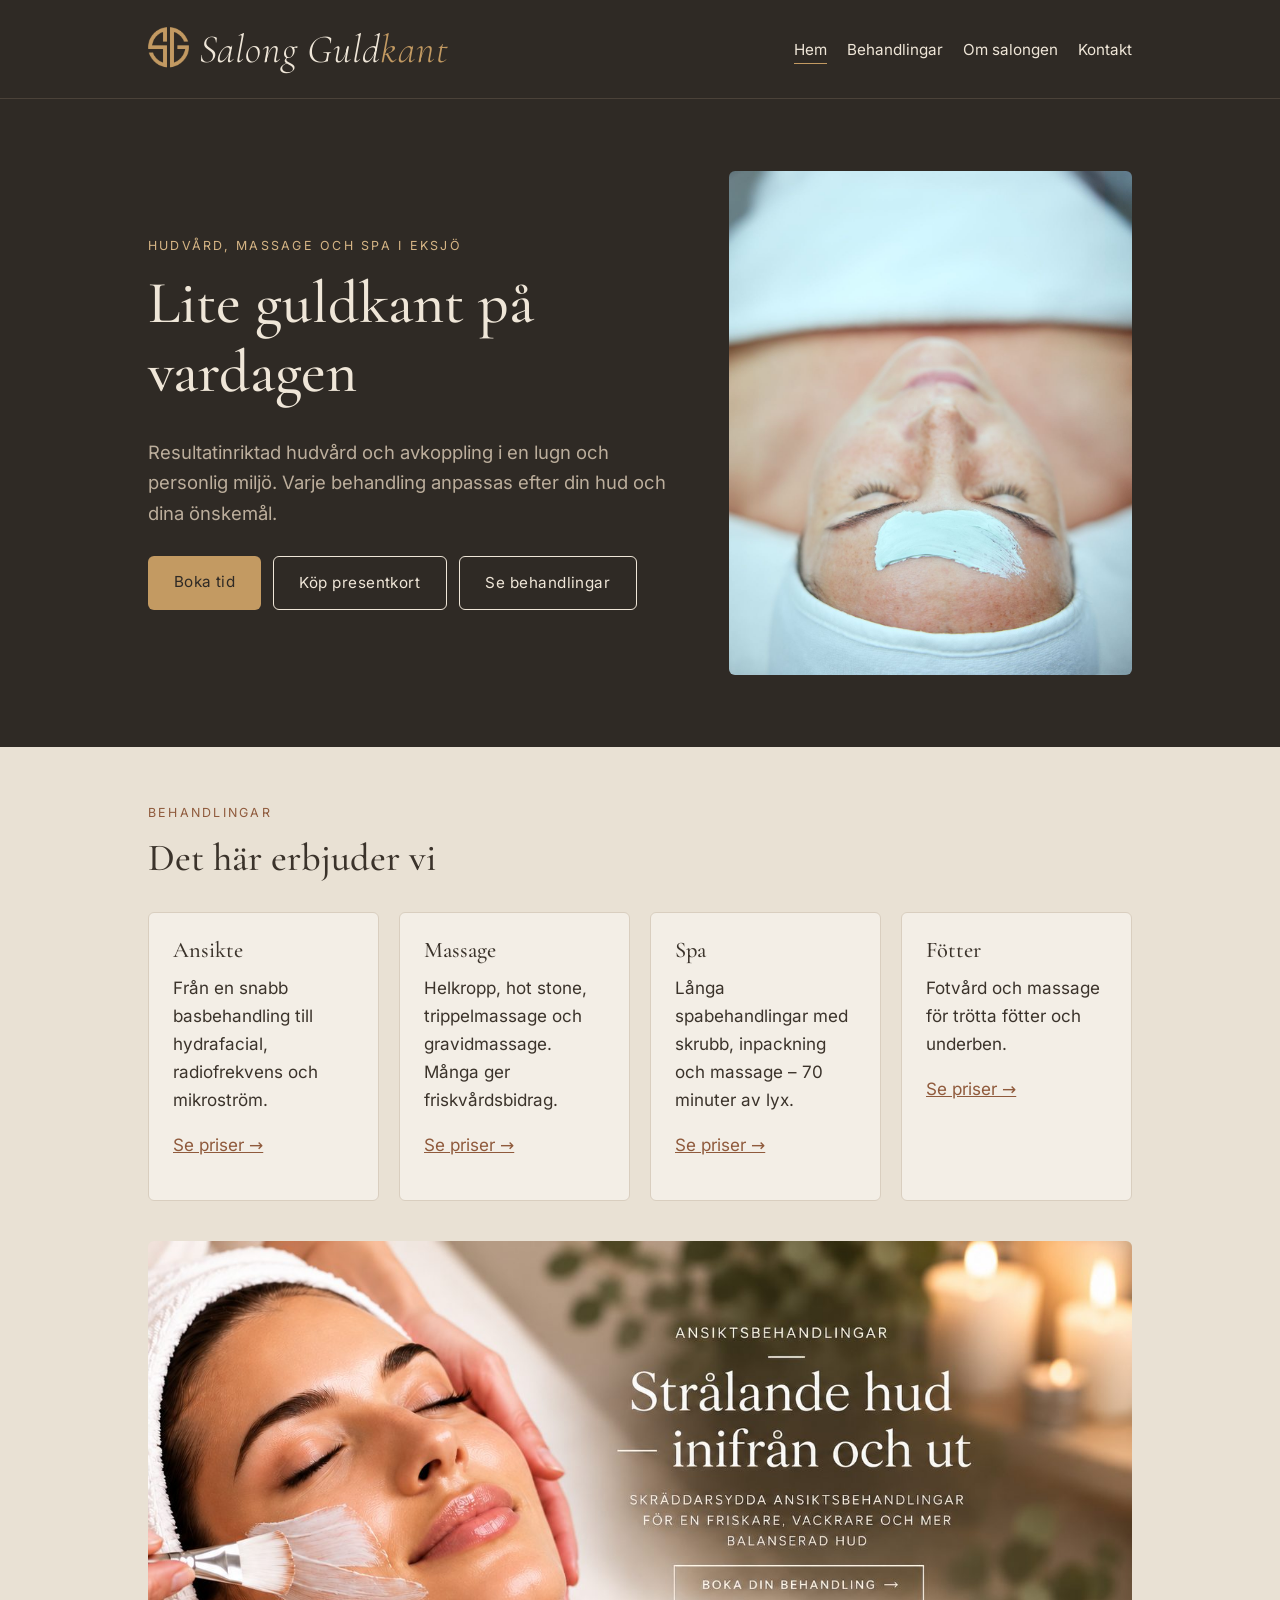
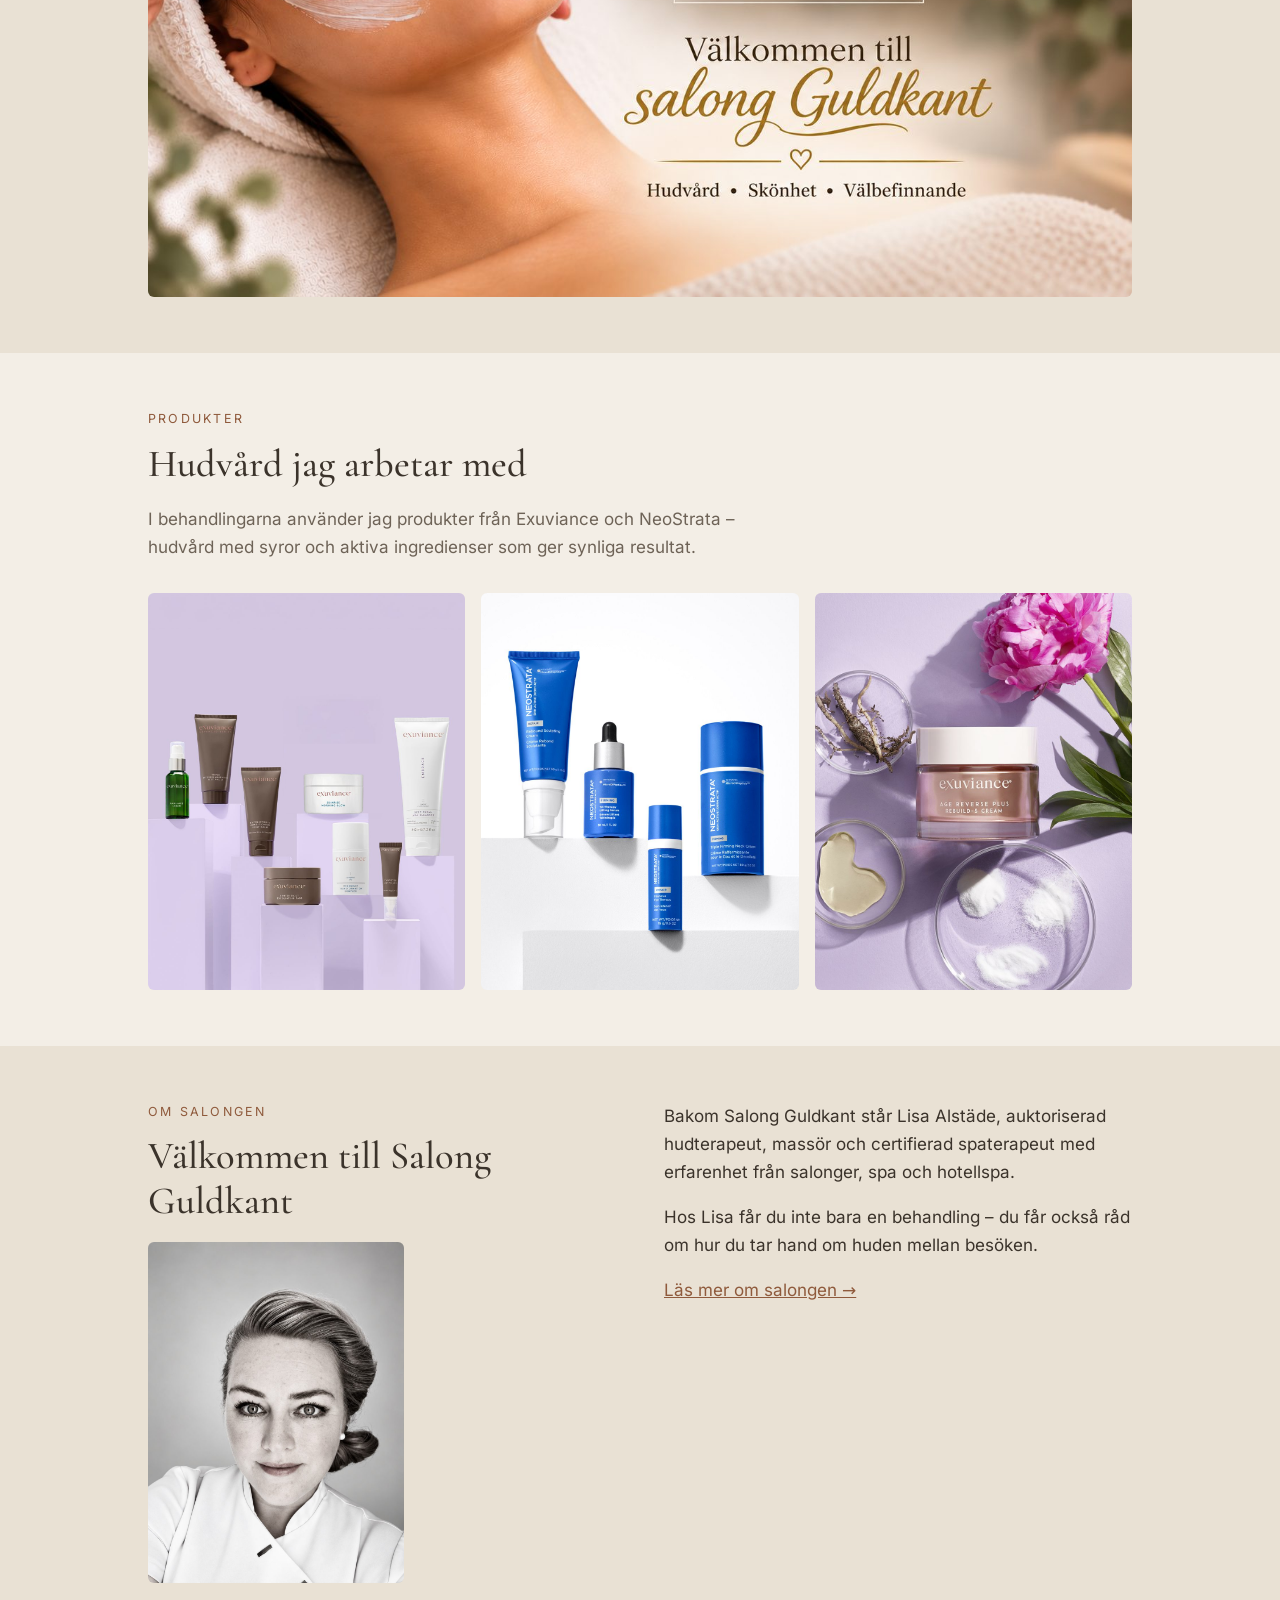
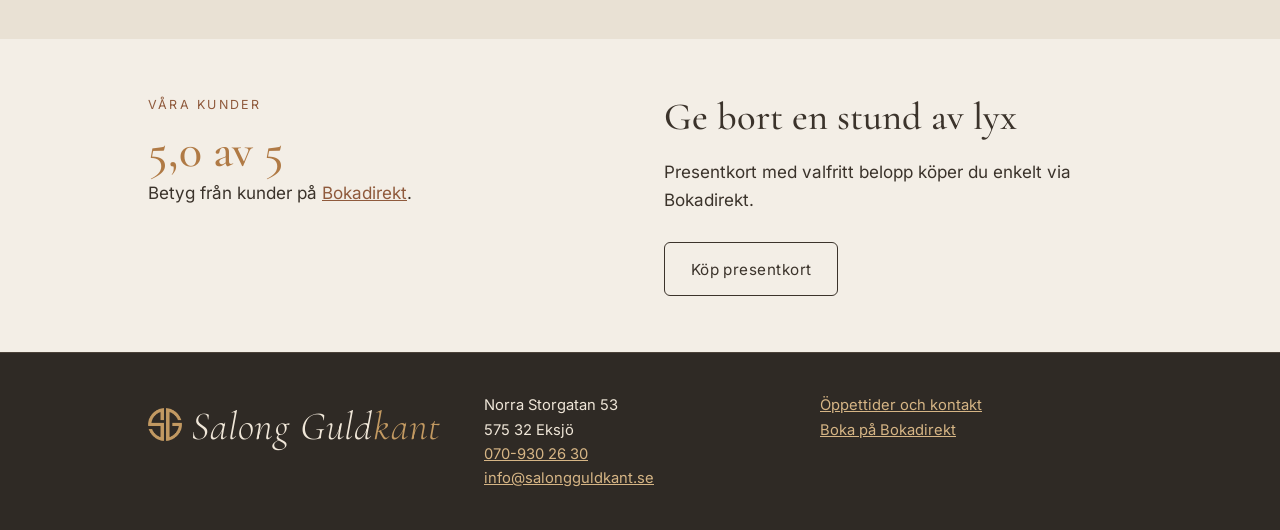
<file: index.html>
<!doctype html>
<html lang="sv">
<head>
  <meta charset="utf-8">
  <meta name="viewport" content="width=device-width, initial-scale=1">
  <title>Salong Guldkant – hudvård, massage och spa i Eksjö</title>
  <meta name="description" content="Salong Guldkant i Eksjö erbjuder resultatinriktad hudvård, massage, spa och fotvård i en personlig miljö.">
  <link rel="stylesheet" href="css/typsnitt/typsnitt.css?v=202611131200">
  <link rel="stylesheet" href="css/style.css?v=202611131315">
  <link rel="icon" type="image/png" href="bilder/favicon.png">
</head>
<body>

  <header class="sidhuvud">
    <div class="behallare">
      <a class="logga" href="index.html"><img src="bilder/logo.png" alt="" width="41" height="44"><span>Salong Guld<span class="guldtext">kant</span></span></a>
      <nav class="meny" aria-label="Huvudmeny">
        <ul>
          <li><a href="index.html" aria-current="page">Hem</a></li>
          <li><a href="behandlingar.html">Behandlingar</a></li>
          <li><a href="om.html">Om salongen</a></li>
          <li><a href="kontakt.html">Kontakt</a></li>
        </ul>
      </nav>
    </div>
  </header>

  <main>
    <section class="hjalte">
      <div class="behallare hjalte-rutnat">
        <div>
        <p class="overrubrik">Hudvård, massage och spa i Eksjö</p>
        <h1>Lite guldkant på vardagen</h1>
        <p class="ingress">Resultatinriktad hudvård och avkoppling i en lugn och personlig miljö. Varje behandling anpassas efter din hud och dina önskemål.</p>
        <div class="knapprad">
          <a class="knapp" href="https://www.bokadirekt.se/places/salong-guldkant-137428" target="_blank" rel="noopener">Boka tid</a>
          <a class="knapp knapp--ljus" href="https://www.bokadirekt.se/places/salong-guldkant-137428" target="_blank" rel="noopener">Köp presentkort</a>
          <a class="knapp knapp--ljus" href="behandlingar.html">Se behandlingar</a>
        </div>
        </div>
        <figure class="hjalte-bild">
          <img src="bilder/ansiktsbehandling.jpg" alt="Kund som får en ansiktsmask under en ansiktsbehandling" width="1080" height="1350">
        </figure>
      </div>
    </section>

    <section class="sektion sektion--yta">
      <div class="behallare">
        <p class="overrubrik">Behandlingar</p>
        <h2>Det här erbjuder vi</h2>
        <div class="kortgrupp">
          <article class="kort">
            <h3>Ansikte</h3>
            <p>Från en snabb basbehandling till hydrafacial, radiofrekvens och mikroström.</p>
            <p><a href="behandlingar.html#ansikte">Se priser →</a></p>
          </article>
          <article class="kort">
            <h3>Massage</h3>
            <p>Helkropp, hot stone, trippelmassage och gravidmassage. Många ger friskvårdsbidrag.</p>
            <p><a href="behandlingar.html#massage">Se priser →</a></p>
          </article>
          <article class="kort">
            <h3>Spa</h3>
            <p>Långa spabehandlingar med skrubb, inpackning och massage – 70 minuter av lyx.</p>
            <p><a href="behandlingar.html#spa">Se priser →</a></p>
          </article>
          <article class="kort">
            <h3>Fötter</h3>
            <p>Fotvård och massage för trötta fötter och underben.</p>
            <p><a href="behandlingar.html#fotter">Se priser →</a></p>
          </article>
        </div>
        <a class="annonsbild" href="https://www.bokadirekt.se/places/salong-guldkant-137428" target="_blank" rel="noopener">
          <img src="bilder/ansiktsbehandlingar-banner.jpg" width="1400" height="933" loading="lazy" alt="Ansiktsbehandlingar – Strålande hud inifrån och ut. Skräddarsydda ansiktsbehandlingar för en friskare, vackrare och mer balanserad hud. Boka din behandling. Välkommen till salong Guldkant – hudvård, skönhet, välbefinnande.">
        </a>
      </div>
    </section>

    <section class="sektion">
      <div class="behallare">
        <p class="overrubrik">Produkter</p>
        <h2>Hudvård jag arbetar med</h2>
        <p class="ingress-text">I behandlingarna använder jag produkter från Exuviance och NeoStrata – hudvård med syror och aktiva ingredienser som ger synliga resultat.</p>
        <div class="bildrad">
          <img src="bilder/produkter-exuviance.jpg" alt="Produkter från Exuviance" width="1080" height="1350" loading="lazy">
          <img src="bilder/produkter-neostrata.jpg" alt="Produkter från NeoStrata" width="1080" height="1350" loading="lazy">
          <img src="bilder/exuviance-age-reverse.jpg" alt="Exuviance Age Reverse Plus Rebuild-5 Cream" width="1080" height="1080" loading="lazy">
        </div>
      </div>
    </section>

    <section class="sektion sektion--yta">
      <div class="behallare tva-kolumner">
        <div>
          <p class="overrubrik">Om salongen</p>
          <h2>Välkommen till Salong Guldkant</h2>
          <figure class="portratt portratt--liten">
            <img src="bilder/lisa-alstade.jpg" alt="Porträtt av Lisa Alstäde" width="900" height="1198" loading="lazy">
          </figure>
        </div>
        <div>
          <p>Bakom Salong Guldkant står Lisa Alstäde, auktoriserad hudterapeut, massör och certifierad spaterapeut med erfarenhet från salonger, spa och hotellspa.</p>
          <p>Hos Lisa får du inte bara en behandling – du får också råd om hur du tar hand om huden mellan besöken.</p>
          <p><a href="om.html">Läs mer om salongen →</a></p>
        </div>
      </div>
    </section>

    <section class="sektion">
      <div class="behallare tva-kolumner">
        <div>
          <p class="overrubrik">Våra kunder</p>
          <p class="betyg">5,0 av 5</p>
          <p>Betyg från kunder på <a href="https://www.bokadirekt.se/places/salong-guldkant-137428#reviews" target="_blank" rel="noopener">Bokadirekt</a>.</p>
        </div>
        <div>
          <h2>Ge bort en stund av lyx</h2>
          <p>Presentkort med valfritt belopp köper du enkelt via Bokadirekt.</p>
          <div class="knapprad">
            <a class="knapp knapp--ljus" href="https://www.bokadirekt.se/places/salong-guldkant-137428" target="_blank" rel="noopener">Köp presentkort</a>
          </div>
        </div>
      </div>
    </section>
  </main>

  <footer class="sidfot">
    <div class="behallare">
      <div>
        <p class="logga"><img src="bilder/logo.png" alt="" width="34" height="36"><span>Salong Guld<span class="guldtext">kant</span></span></p>
      </div>
      <div>
        <p>Norra Storgatan 53<br>575 32 Eksjö</p>
        <p><a href="tel:+46709302630">070-930 26 30</a></p>
        <p><a href="mailto:info@salongguldkant.se">info@salongguldkant.se</a></p>
      </div>
      <div>
        <p><a href="kontakt.html">Öppettider och kontakt</a></p>
        <p><a href="https://www.bokadirekt.se/places/salong-guldkant-137428" target="_blank" rel="noopener">Boka på Bokadirekt</a></p>
      </div>
    </div>
  </footer>

  <div class="bokaband">
    <a class="knapp knapp--ljus" href="tel:+46709302630">Ring</a>
    <a class="knapp" href="https://www.bokadirekt.se/places/salong-guldkant-137428" target="_blank" rel="noopener">Boka tid</a>
  </div>
  <script src="js/meny.js?v=202611102142"></script>
</body>
</html>
</file>
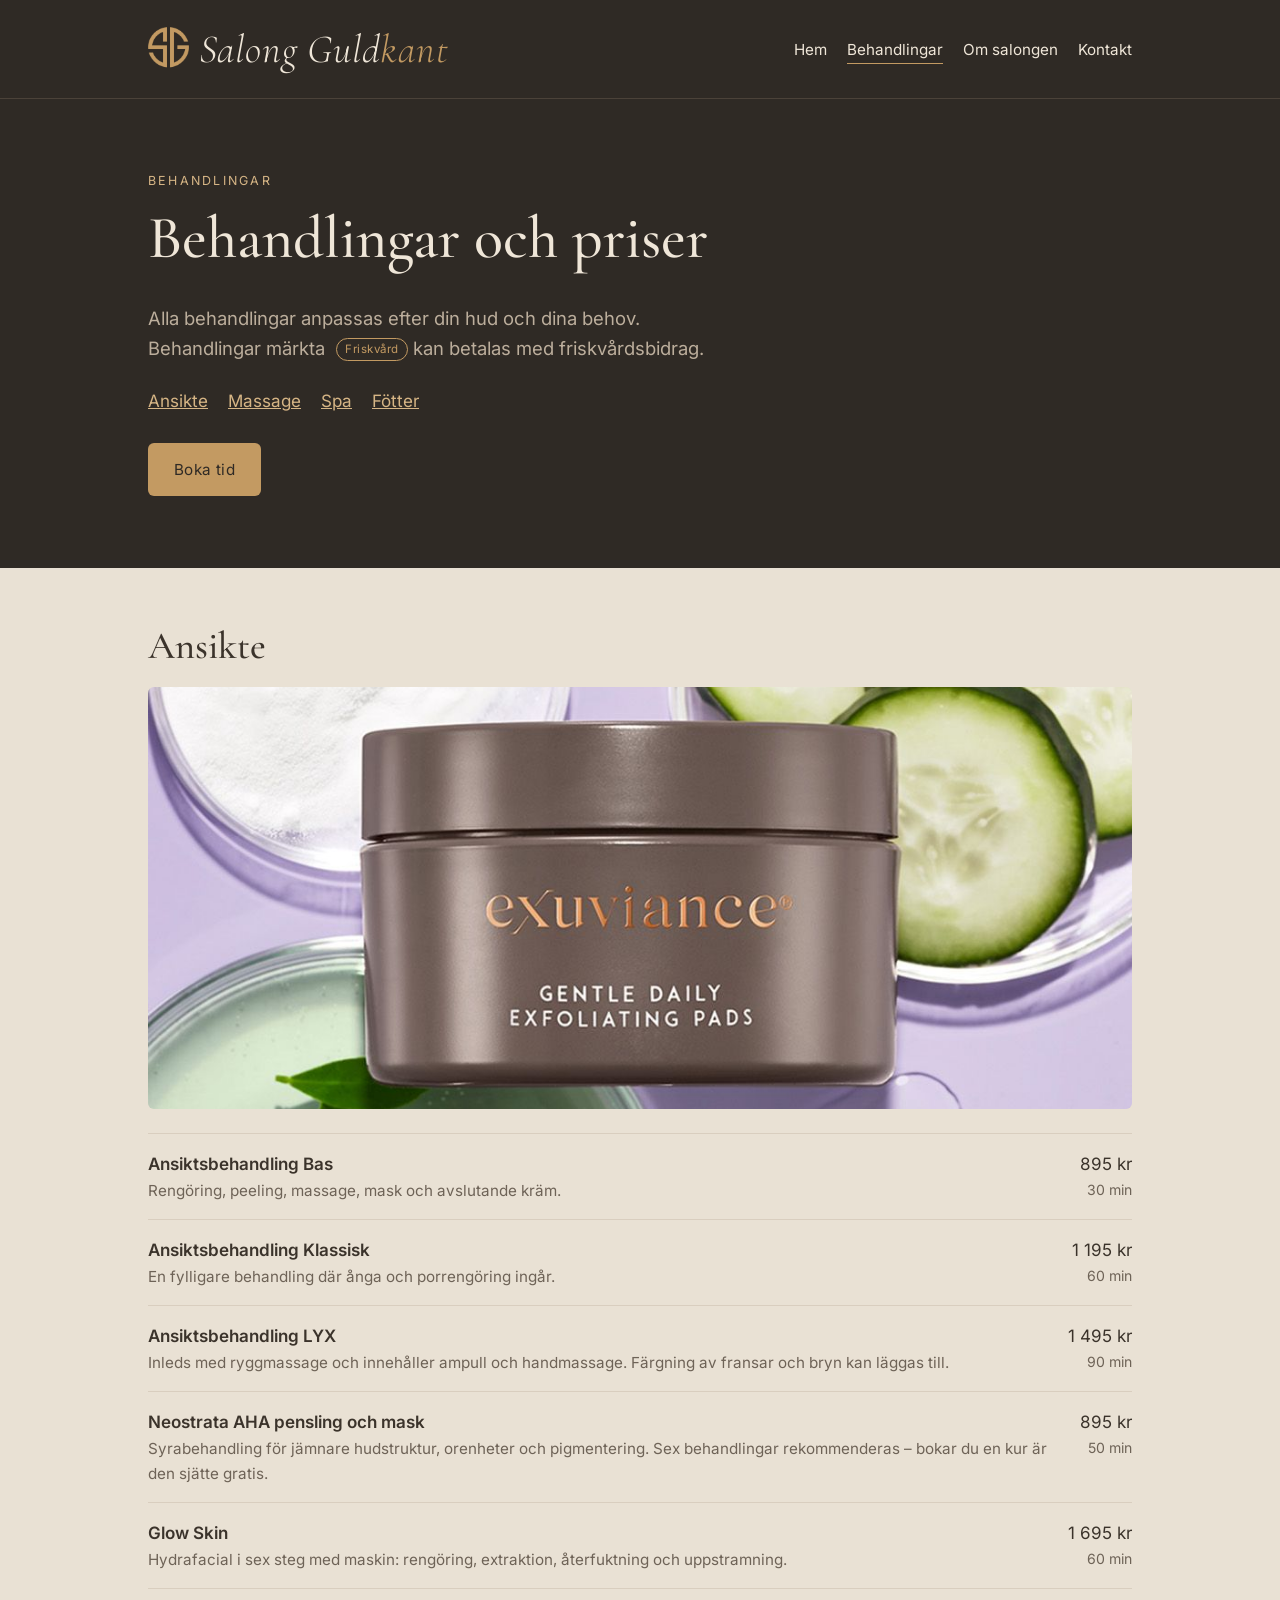
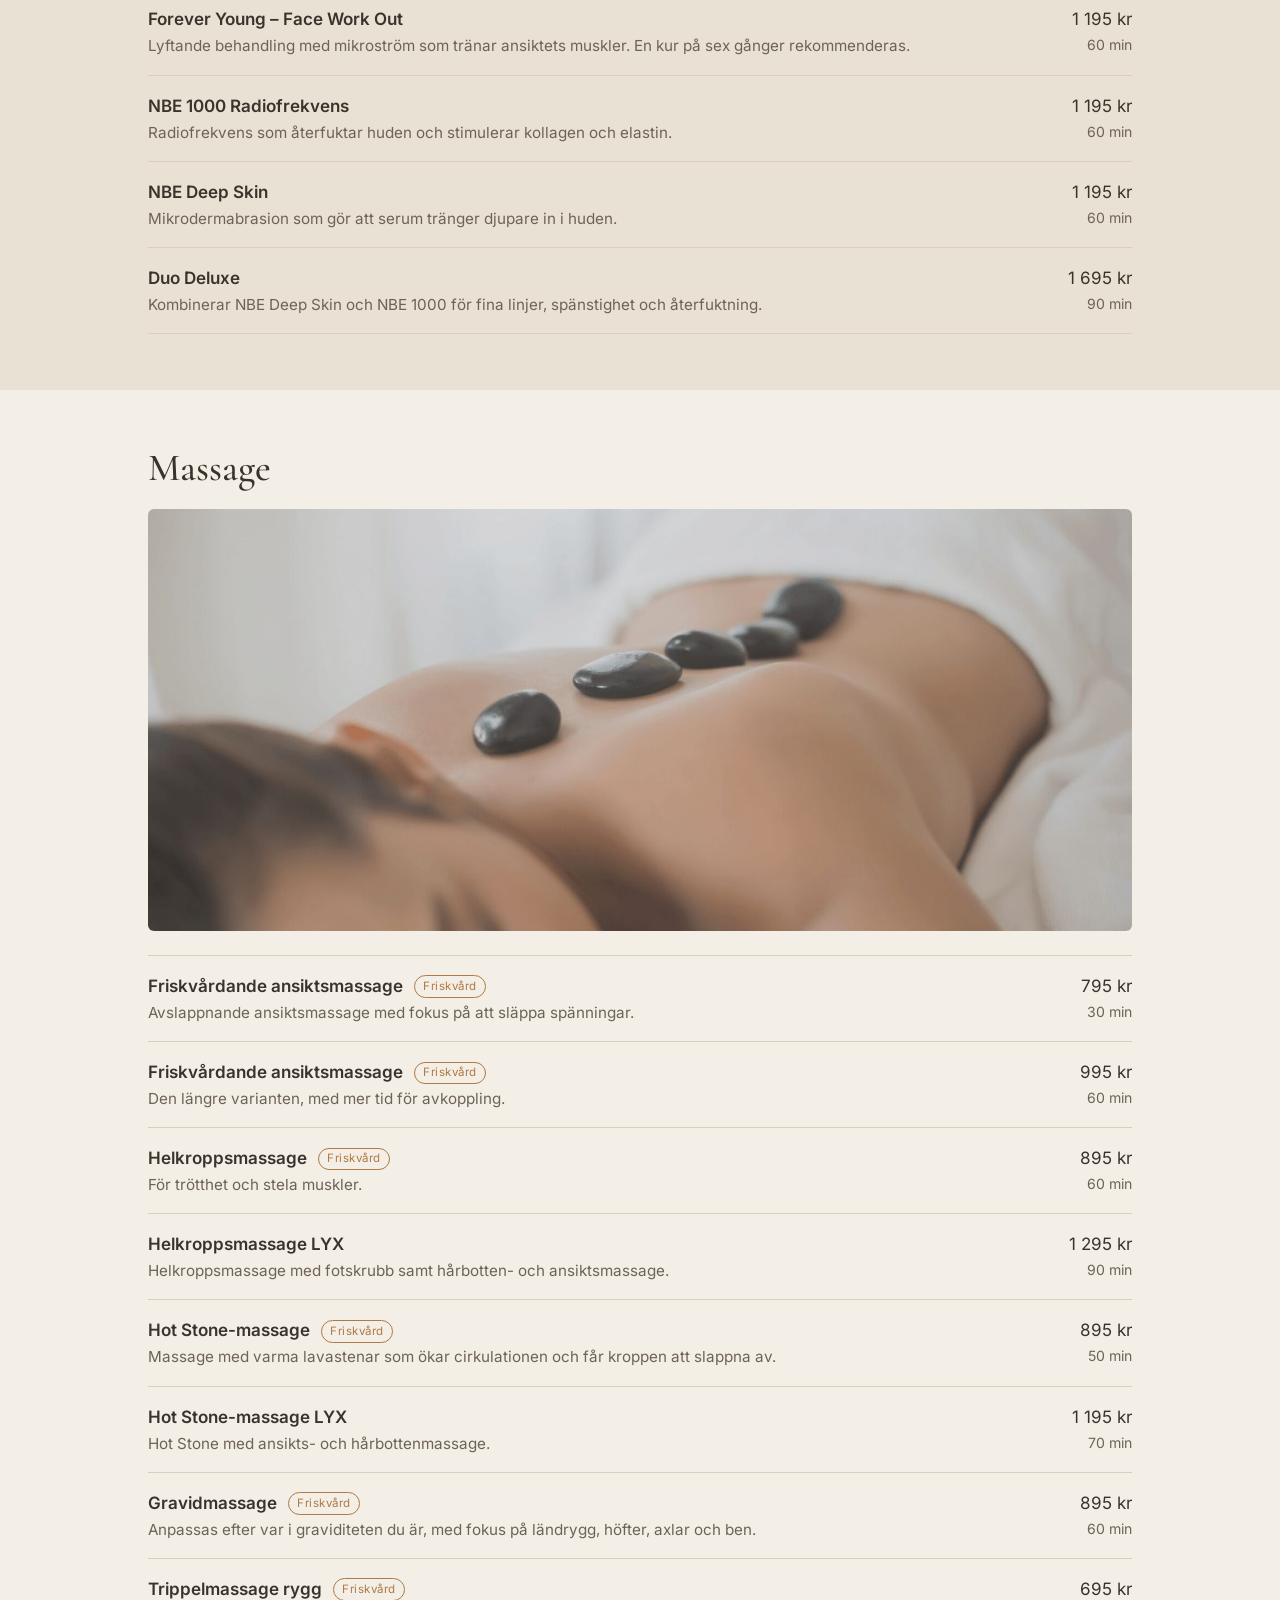
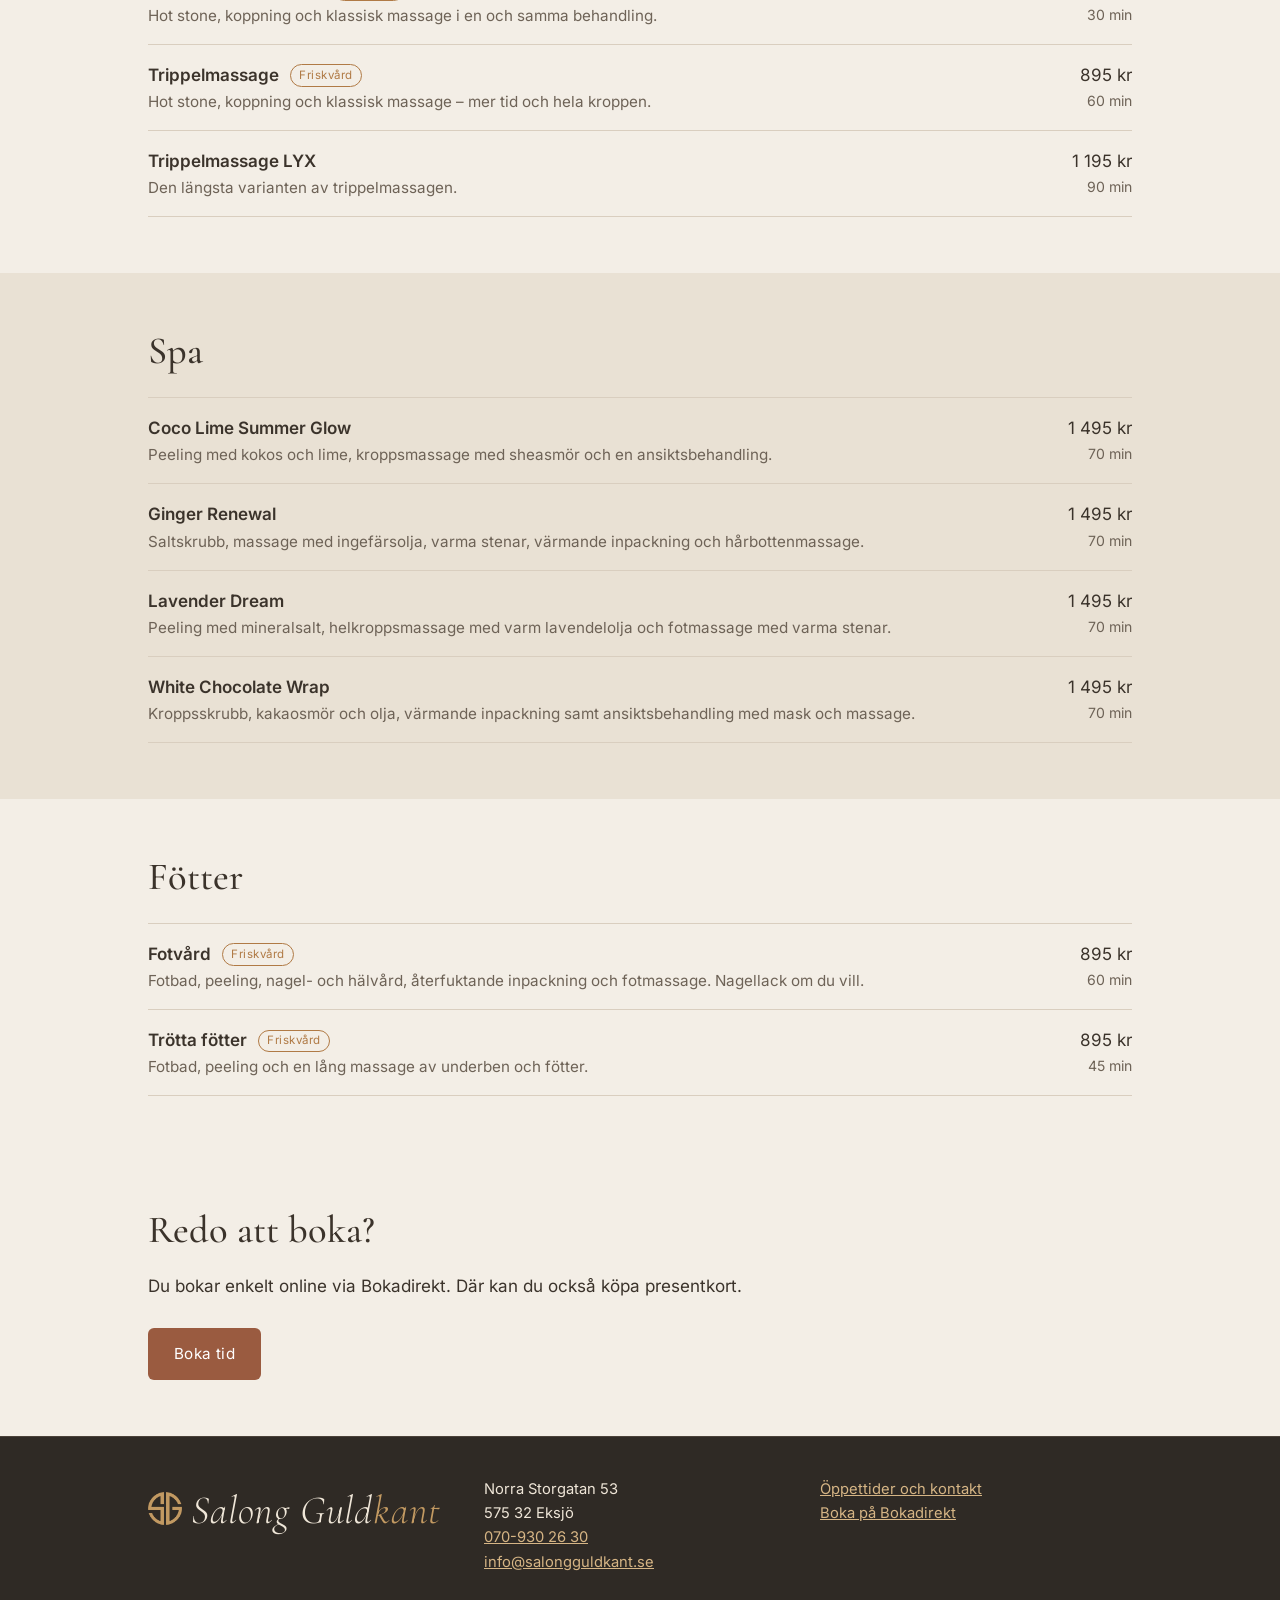
<file: behandlingar.html>
<!doctype html>
<html lang="sv">
<head>
  <meta charset="utf-8">
  <meta name="viewport" content="width=device-width, initial-scale=1">
  <title>Behandlingar och priser – Salong Guldkant, Eksjö</title>
  <meta name="description" content="Ansiktsbehandlingar, massage, spa och fotvård hos Salong Guldkant i Eksjö – med priser och tider.">
  <link rel="stylesheet" href="css/typsnitt/typsnitt.css?v=202611131200">
  <link rel="stylesheet" href="css/style.css?v=202611131315">
  <link rel="icon" type="image/png" href="bilder/favicon.png">
</head>
<body>

  <header class="sidhuvud">
    <div class="behallare">
      <a class="logga" href="index.html"><img src="bilder/logo.png" alt="" width="41" height="44"><span>Salong Guld<span class="guldtext">kant</span></span></a>
      <nav class="meny" aria-label="Huvudmeny">
        <ul>
          <li><a href="index.html">Hem</a></li>
          <li><a href="behandlingar.html" aria-current="page">Behandlingar</a></li>
          <li><a href="om.html">Om salongen</a></li>
          <li><a href="kontakt.html">Kontakt</a></li>
        </ul>
      </nav>
    </div>
  </header>

  <main>
    <section class="hjalte">
      <div class="behallare">
        <p class="overrubrik">Behandlingar</p>
        <h1>Behandlingar och priser</h1>
        <p class="ingress">Alla behandlingar anpassas efter din hud och dina behov. Behandlingar märkta <span class="etikett">Friskvård</span> kan betalas med friskvårdsbidrag.</p>
        <nav class="kategorinav" aria-label="Kategorier">
          <a href="#ansikte">Ansikte</a>
          <a href="#massage">Massage</a>
          <a href="#spa">Spa</a>
          <a href="#fotter">Fötter</a>
        </nav>
        <div class="knapprad">
          <a class="knapp" href="https://www.bokadirekt.se/places/salong-guldkant-137428" target="_blank" rel="noopener">Boka tid</a>
        </div>
      </div>
    </section>

    <section class="sektion sektion--yta" id="ansikte">
      <div class="behallare">
        <h2>Ansikte</h2>
        <figure class="sektionsbild"><img src="bilder/exuviance-exfoliating-pads.jpg" alt="Exuviance Gentle Daily Exfoliating Pads med gurka och gröna blad" loading="lazy"></figure>
        <ul class="prislista">
          <li>
            <span><strong>Ansiktsbehandling Bas</strong>
              <span class="beskrivning">Rengöring, peeling, massage, mask och avslutande kräm.</span></span>
            <span class="pris">895&nbsp;kr<span class="tid">30 min</span></span>
          </li>
          <li>
            <span><strong>Ansiktsbehandling Klassisk</strong>
              <span class="beskrivning">En fylligare behandling där ånga och porrengöring ingår.</span></span>
            <span class="pris">1&nbsp;195&nbsp;kr<span class="tid">60 min</span></span>
          </li>
          <li>
            <span><strong>Ansiktsbehandling LYX</strong>
              <span class="beskrivning">Inleds med ryggmassage och innehåller ampull och handmassage. Färgning av fransar och bryn kan läggas till.</span></span>
            <span class="pris">1&nbsp;495&nbsp;kr<span class="tid">90 min</span></span>
          </li>
          <li>
            <span><strong>Neostrata AHA pensling och mask</strong>
              <span class="beskrivning">Syrabehandling för jämnare hudstruktur, orenheter och pigmentering. Sex behandlingar rekommenderas – bokar du en kur är den sjätte gratis.</span></span>
            <span class="pris">895&nbsp;kr<span class="tid">50 min</span></span>
          </li>
          <li>
            <span><strong>Glow Skin</strong>
              <span class="beskrivning">Hydrafacial i sex steg med maskin: rengöring, extraktion, återfuktning och uppstramning.</span></span>
            <span class="pris">1&nbsp;695&nbsp;kr<span class="tid">60 min</span></span>
          </li>
          <li>
            <span><strong>Forever Young – Face Work Out</strong>
              <span class="beskrivning">Lyftande behandling med mikroström som tränar ansiktets muskler. En kur på sex gånger rekommenderas.</span></span>
            <span class="pris">1&nbsp;195&nbsp;kr<span class="tid">60 min</span></span>
          </li>
          <li>
            <span><strong>NBE 1000 Radiofrekvens</strong>
              <span class="beskrivning">Radiofrekvens som återfuktar huden och stimulerar kollagen och elastin.</span></span>
            <span class="pris">1&nbsp;195&nbsp;kr<span class="tid">60 min</span></span>
          </li>
          <li>
            <span><strong>NBE Deep Skin</strong>
              <span class="beskrivning">Mikrodermabrasion som gör att serum tränger djupare in i huden.</span></span>
            <span class="pris">1&nbsp;195&nbsp;kr<span class="tid">60 min</span></span>
          </li>
          <li>
            <span><strong>Duo Deluxe</strong>
              <span class="beskrivning">Kombinerar NBE Deep Skin och NBE 1000 för fina linjer, spänstighet och återfuktning.</span></span>
            <span class="pris">1&nbsp;695&nbsp;kr<span class="tid">90 min</span></span>
          </li>
        </ul>
      </div>
    </section>
    <section class="sektion" id="massage">
      <div class="behallare">
        <h2>Massage</h2>
        <figure class="sektionsbild"><img src="bilder/hot-stone.jpg" alt="Varma stenar på ryggen under en hot stone-massage" loading="lazy"></figure>
        <ul class="prislista">
          <li>
            <span><strong>Friskvårdande ansiktsmassage</strong> <span class="etikett">Friskvård</span>
              <span class="beskrivning">Avslappnande ansiktsmassage med fokus på att släppa spänningar.</span></span>
            <span class="pris">795&nbsp;kr<span class="tid">30 min</span></span>
          </li>
          <li>
            <span><strong>Friskvårdande ansiktsmassage</strong> <span class="etikett">Friskvård</span>
              <span class="beskrivning">Den längre varianten, med mer tid för avkoppling.</span></span>
            <span class="pris">995&nbsp;kr<span class="tid">60 min</span></span>
          </li>
          <li>
            <span><strong>Helkroppsmassage</strong> <span class="etikett">Friskvård</span>
              <span class="beskrivning">För trötthet och stela muskler.</span></span>
            <span class="pris">895&nbsp;kr<span class="tid">60 min</span></span>
          </li>
          <li>
            <span><strong>Helkroppsmassage LYX</strong>
              <span class="beskrivning">Helkroppsmassage med fotskrubb samt hårbotten- och ansiktsmassage.</span></span>
            <span class="pris">1&nbsp;295&nbsp;kr<span class="tid">90 min</span></span>
          </li>
          <li>
            <span><strong>Hot Stone-massage</strong> <span class="etikett">Friskvård</span>
              <span class="beskrivning">Massage med varma lavastenar som ökar cirkulationen och får kroppen att slappna av.</span></span>
            <span class="pris">895&nbsp;kr<span class="tid">50 min</span></span>
          </li>
          <li>
            <span><strong>Hot Stone-massage LYX</strong>
              <span class="beskrivning">Hot Stone med ansikts- och hårbottenmassage.</span></span>
            <span class="pris">1&nbsp;195&nbsp;kr<span class="tid">70 min</span></span>
          </li>
          <li>
            <span><strong>Gravidmassage</strong> <span class="etikett">Friskvård</span>
              <span class="beskrivning">Anpassas efter var i graviditeten du är, med fokus på ländrygg, höfter, axlar och ben.</span></span>
            <span class="pris">895&nbsp;kr<span class="tid">60 min</span></span>
          </li>
          <li>
            <span><strong>Trippelmassage rygg</strong> <span class="etikett">Friskvård</span>
              <span class="beskrivning">Hot stone, koppning och klassisk massage i en och samma behandling.</span></span>
            <span class="pris">695&nbsp;kr<span class="tid">30 min</span></span>
          </li>
          <li>
            <span><strong>Trippelmassage</strong> <span class="etikett">Friskvård</span>
              <span class="beskrivning">Hot stone, koppning och klassisk massage – mer tid och hela kroppen.</span></span>
            <span class="pris">895&nbsp;kr<span class="tid">60 min</span></span>
          </li>
          <li>
            <span><strong>Trippelmassage LYX</strong>
              <span class="beskrivning">Den längsta varianten av trippelmassagen.</span></span>
            <span class="pris">1&nbsp;195&nbsp;kr<span class="tid">90 min</span></span>
          </li>
        </ul>
      </div>
    </section>
    <section class="sektion sektion--yta" id="spa">
      <div class="behallare">
        <h2>Spa</h2>
        <ul class="prislista">
          <li>
            <span><strong>Coco Lime Summer Glow</strong>
              <span class="beskrivning">Peeling med kokos och lime, kroppsmassage med sheasmör och en ansiktsbehandling.</span></span>
            <span class="pris">1&nbsp;495&nbsp;kr<span class="tid">70 min</span></span>
          </li>
          <li>
            <span><strong>Ginger Renewal</strong>
              <span class="beskrivning">Saltskrubb, massage med ingefärsolja, varma stenar, värmande inpackning och hårbottenmassage.</span></span>
            <span class="pris">1&nbsp;495&nbsp;kr<span class="tid">70 min</span></span>
          </li>
          <li>
            <span><strong>Lavender Dream</strong>
              <span class="beskrivning">Peeling med mineralsalt, helkroppsmassage med varm lavendelolja och fotmassage med varma stenar.</span></span>
            <span class="pris">1&nbsp;495&nbsp;kr<span class="tid">70 min</span></span>
          </li>
          <li>
            <span><strong>White Chocolate Wrap</strong>
              <span class="beskrivning">Kroppsskrubb, kakaosmör och olja, värmande inpackning samt ansiktsbehandling med mask och massage.</span></span>
            <span class="pris">1&nbsp;495&nbsp;kr<span class="tid">70 min</span></span>
          </li>
        </ul>
      </div>
    </section>
    <section class="sektion" id="fotter">
      <div class="behallare">
        <h2>Fötter</h2>
        <ul class="prislista">
          <li>
            <span><strong>Fotvård</strong> <span class="etikett">Friskvård</span>
              <span class="beskrivning">Fotbad, peeling, nagel- och hälvård, återfuktande inpackning och fotmassage. Nagellack om du vill.</span></span>
            <span class="pris">895&nbsp;kr<span class="tid">60 min</span></span>
          </li>
          <li>
            <span><strong>Trötta fötter</strong> <span class="etikett">Friskvård</span>
              <span class="beskrivning">Fotbad, peeling och en lång massage av underben och fötter.</span></span>
            <span class="pris">895&nbsp;kr<span class="tid">45 min</span></span>
          </li>
        </ul>
      </div>
    </section>

    <section class="sektion">
      <div class="behallare">
        <h2>Redo att boka?</h2>
        <p>Du bokar enkelt online via Bokadirekt. Där kan du också köpa presentkort.</p>
        <div class="knapprad">
          <a class="knapp" href="https://www.bokadirekt.se/places/salong-guldkant-137428" target="_blank" rel="noopener">Boka tid</a>
        </div>
      </div>
    </section>
  </main>

  <footer class="sidfot">
    <div class="behallare">
      <div>
        <p class="logga"><img src="bilder/logo.png" alt="" width="34" height="36"><span>Salong Guld<span class="guldtext">kant</span></span></p>
      </div>
      <div>
        <p>Norra Storgatan 53<br>575 32 Eksjö</p>
        <p><a href="tel:+46709302630">070-930 26 30</a></p>
        <p><a href="mailto:info@salongguldkant.se">info@salongguldkant.se</a></p>
      </div>
      <div>
        <p><a href="kontakt.html">Öppettider och kontakt</a></p>
        <p><a href="https://www.bokadirekt.se/places/salong-guldkant-137428" target="_blank" rel="noopener">Boka på Bokadirekt</a></p>
      </div>
    </div>
  </footer>

  <div class="bokaband">
    <a class="knapp knapp--ljus" href="tel:+46709302630">Ring</a>
    <a class="knapp" href="https://www.bokadirekt.se/places/salong-guldkant-137428" target="_blank" rel="noopener">Boka tid</a>
  </div>
  <script src="js/meny.js?v=202611102142"></script>
</body>
</html>
</file>
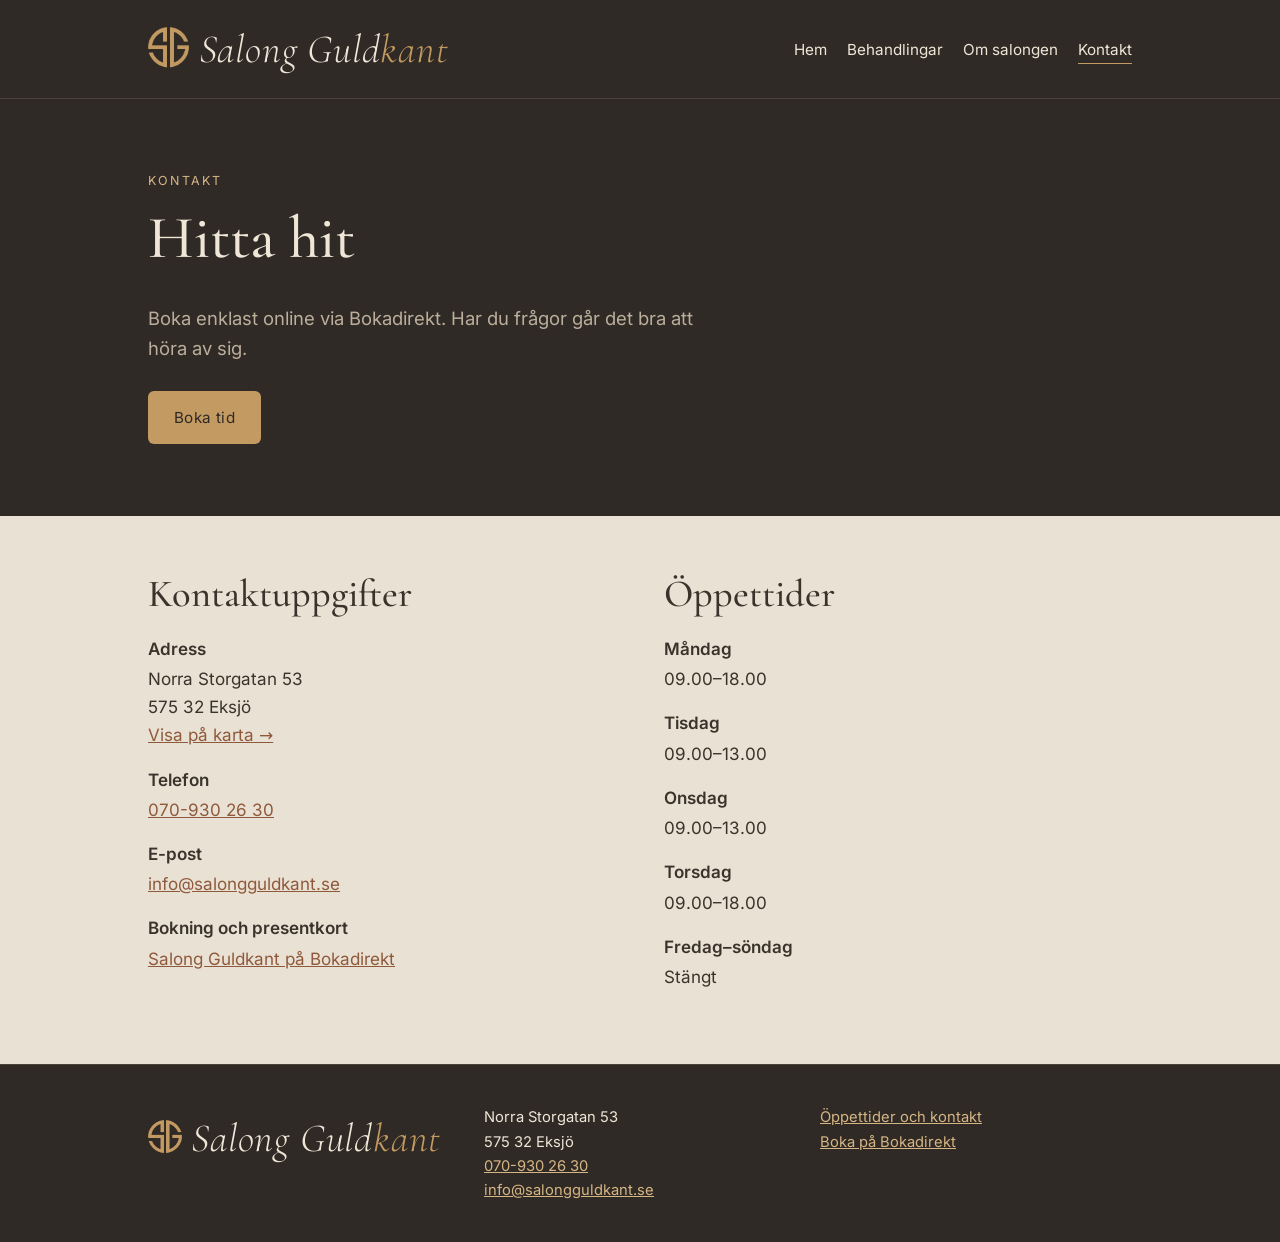
<file: kontakt.html>
<!doctype html>
<html lang="sv">
<head>
  <meta charset="utf-8">
  <meta name="viewport" content="width=device-width, initial-scale=1">
  <title>Kontakt och öppettider – Salong Guldkant, Eksjö</title>
  <meta name="description" content="Salong Guldkant, Norra Storgatan 53 i Eksjö. Öppettider, adress och bokning.">
  <link rel="stylesheet" href="css/typsnitt/typsnitt.css?v=202611131200">
  <link rel="stylesheet" href="css/style.css?v=202611131315">
  <link rel="icon" type="image/png" href="bilder/favicon.png">
</head>
<body>

  <header class="sidhuvud">
    <div class="behallare">
      <a class="logga" href="index.html"><img src="bilder/logo.png" alt="" width="41" height="44"><span>Salong Guld<span class="guldtext">kant</span></span></a>
      <nav class="meny" aria-label="Huvudmeny">
        <ul>
          <li><a href="index.html">Hem</a></li>
          <li><a href="behandlingar.html">Behandlingar</a></li>
          <li><a href="om.html">Om salongen</a></li>
          <li><a href="kontakt.html" aria-current="page">Kontakt</a></li>
        </ul>
      </nav>
    </div>
  </header>

  <main>
    <section class="hjalte">
      <div class="behallare">
        <p class="overrubrik">Kontakt</p>
        <h1>Hitta hit</h1>
        <p class="ingress">Boka enklast online via Bokadirekt. Har du frågor går det bra att höra av sig.</p>
        <div class="knapprad">
          <a class="knapp" href="https://www.bokadirekt.se/places/salong-guldkant-137428" target="_blank" rel="noopener">Boka tid</a>
        </div>
      </div>
    </section>

    <section class="sektion sektion--yta">
      <div class="behallare tva-kolumner">
        <div>
          <h2>Kontaktuppgifter</h2>
          <dl class="uppgifter">
            <dt>Adress</dt>
            <dd>Norra Storgatan 53<br>575 32 Eksjö<br><a href="https://www.google.com/maps/search/?api=1&query=Norra+Storgatan+53%2C+575+32+Eksj%C3%B6" target="_blank" rel="noopener">Visa på karta →</a></dd>
            <dt>Telefon</dt>
            <dd><a href="tel:+46709302630">070-930 26 30</a></dd>
            <dt>E-post</dt>
            <dd><a href="mailto:info@salongguldkant.se">info@salongguldkant.se</a></dd>
            <dt>Bokning och presentkort</dt>
            <dd><a href="https://www.bokadirekt.se/places/salong-guldkant-137428" target="_blank" rel="noopener">Salong Guldkant på Bokadirekt</a></dd>
          </dl>
        </div>
        <div>
          <h2>Öppettider</h2>
          <dl class="uppgifter">
            <dt>Måndag</dt><dd>09.00–18.00</dd>
            <dt>Tisdag</dt><dd>09.00–13.00</dd>
            <dt>Onsdag</dt><dd>09.00–13.00</dd>
            <dt>Torsdag</dt><dd>09.00–18.00</dd>
            <dt>Fredag–söndag</dt><dd>Stängt</dd>
          </dl>
        </div>
      </div>
    </section>
  </main>

  <footer class="sidfot">
    <div class="behallare">
      <div>
        <p class="logga"><img src="bilder/logo.png" alt="" width="34" height="36"><span>Salong Guld<span class="guldtext">kant</span></span></p>
      </div>
      <div>
        <p>Norra Storgatan 53<br>575 32 Eksjö</p>
        <p><a href="tel:+46709302630">070-930 26 30</a></p>
        <p><a href="mailto:info@salongguldkant.se">info@salongguldkant.se</a></p>
      </div>
      <div>
        <p><a href="kontakt.html">Öppettider och kontakt</a></p>
        <p><a href="https://www.bokadirekt.se/places/salong-guldkant-137428" target="_blank" rel="noopener">Boka på Bokadirekt</a></p>
      </div>
    </div>
  </footer>

  <div class="bokaband">
    <a class="knapp knapp--ljus" href="tel:+46709302630">Ring</a>
    <a class="knapp" href="https://www.bokadirekt.se/places/salong-guldkant-137428" target="_blank" rel="noopener">Boka tid</a>
  </div>
  <script src="js/meny.js?v=202611102142"></script>
</body>
</html>
</file>
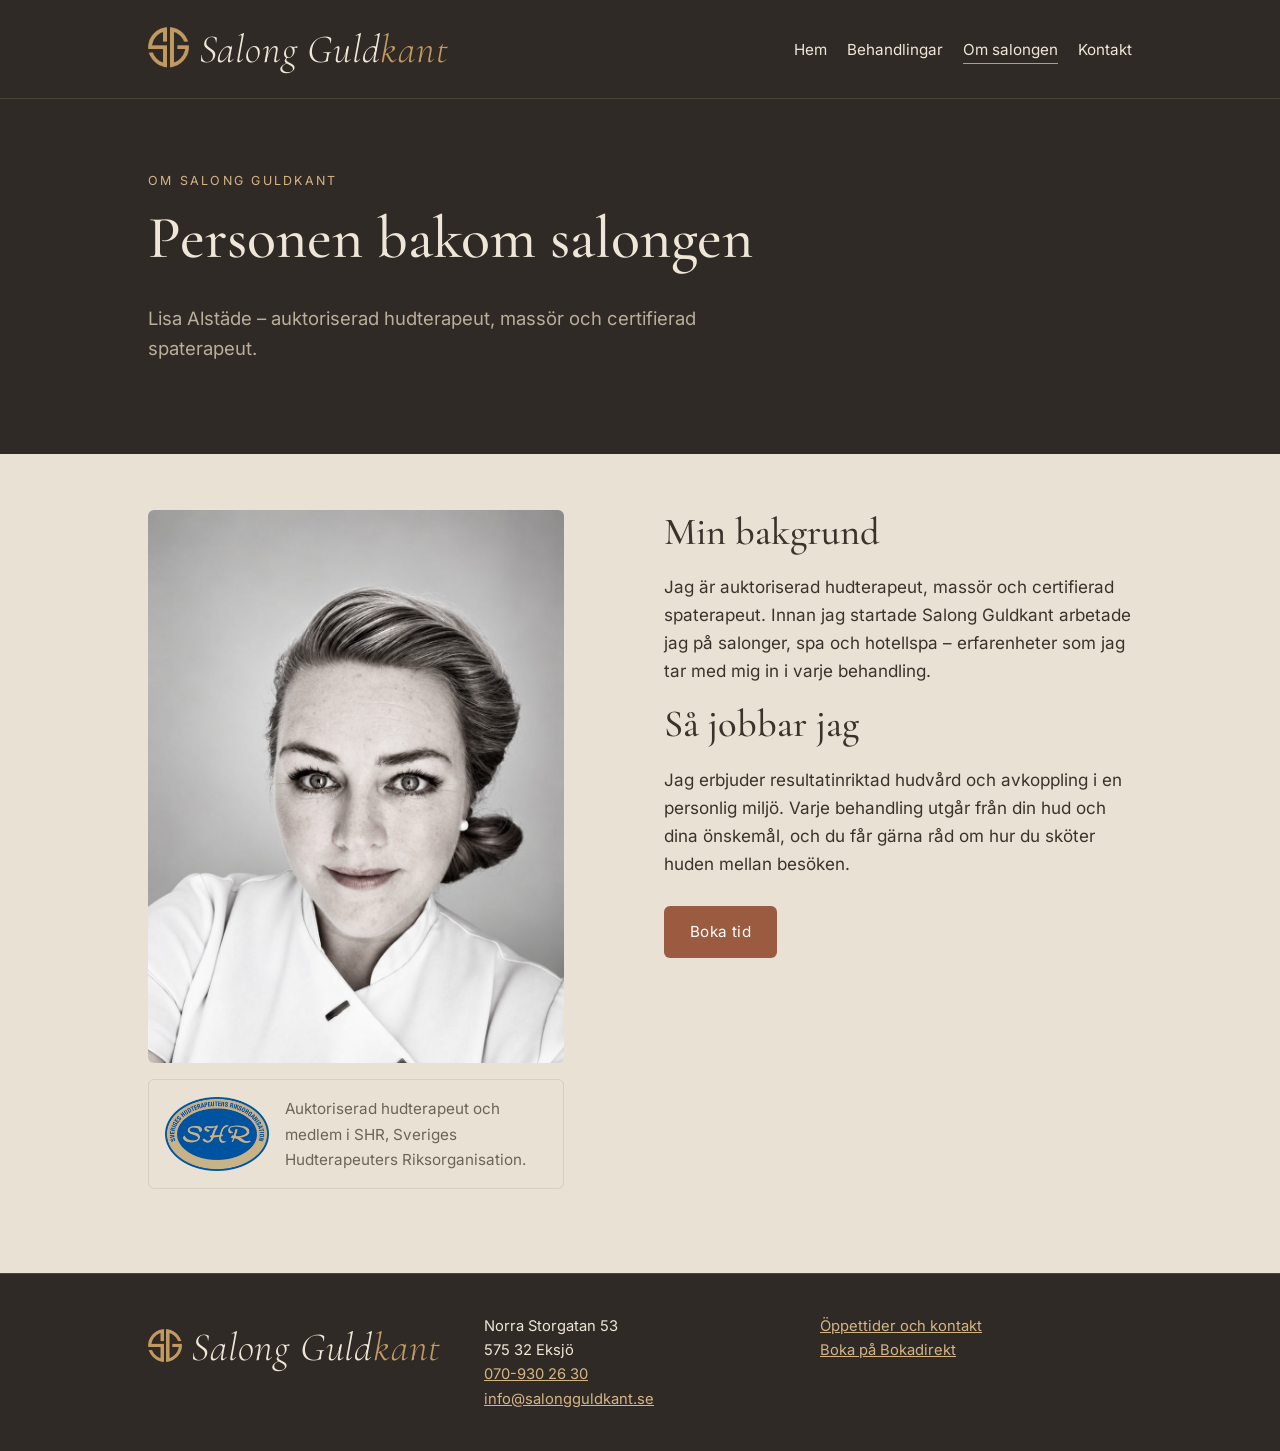
<file: om.html>
<!doctype html>
<html lang="sv">
<head>
  <meta charset="utf-8">
  <meta name="viewport" content="width=device-width, initial-scale=1">
  <title>Om Salong Guldkant – Lisa Alstäde, Eksjö</title>
  <meta name="description" content="Lisa Alstäde är auktoriserad hudterapeut, massör och certifierad spaterapeut och driver Salong Guldkant i Eksjö.">
  <link rel="stylesheet" href="css/typsnitt/typsnitt.css?v=202611131200">
  <link rel="stylesheet" href="css/style.css?v=202611131315">
  <link rel="icon" type="image/png" href="bilder/favicon.png">
</head>
<body>

  <header class="sidhuvud">
    <div class="behallare">
      <a class="logga" href="index.html"><img src="bilder/logo.png" alt="" width="41" height="44"><span>Salong Guld<span class="guldtext">kant</span></span></a>
      <nav class="meny" aria-label="Huvudmeny">
        <ul>
          <li><a href="index.html">Hem</a></li>
          <li><a href="behandlingar.html">Behandlingar</a></li>
          <li><a href="om.html" aria-current="page">Om salongen</a></li>
          <li><a href="kontakt.html">Kontakt</a></li>
        </ul>
      </nav>
    </div>
  </header>

  <main>
    <section class="hjalte">
      <div class="behallare">
        <p class="overrubrik">Om Salong Guldkant</p>
        <h1>Personen bakom salongen</h1>
        <p class="ingress">Lisa Alstäde – auktoriserad hudterapeut, massör och certifierad spaterapeut.</p>
      </div>
    </section>

    <section class="sektion sektion--yta">
      <div class="behallare tva-kolumner">
        <div>
          <figure class="portratt">
            <img src="bilder/lisa-alstade.jpg" alt="Porträtt av Lisa Alstäde i vit arbetsklädsel" width="900" height="1198">
          </figure>
          <div class="sigill">
            <img src="bilder/shr-auktoriserad.png" alt="SHR – Sveriges Hudterapeuters Riksorganisation" width="160" height="111">
            <p>Auktoriserad hudterapeut och medlem i SHR, Sveriges Hudterapeuters Riksorganisation.</p>
          </div>
        </div>
        <div>
          <h2>Min bakgrund</h2>
          <p>Jag är auktoriserad hudterapeut, massör och certifierad spaterapeut. Innan jag startade Salong Guldkant arbetade jag på salonger, spa och hotellspa – erfarenheter som jag tar med mig in i varje behandling.</p>
          <h2>Så jobbar jag</h2>
          <p>Jag erbjuder resultatinriktad hudvård och avkoppling i en personlig miljö. Varje behandling utgår från din hud och dina önskemål, och du får gärna råd om hur du sköter huden mellan besöken.</p>
          <div class="knapprad">
            <a class="knapp" href="https://www.bokadirekt.se/places/salong-guldkant-137428" target="_blank" rel="noopener">Boka tid</a>
          </div>
        </div>
      </div>
    </section>
  </main>

  <footer class="sidfot">
    <div class="behallare">
      <div>
        <p class="logga"><img src="bilder/logo.png" alt="" width="34" height="36"><span>Salong Guld<span class="guldtext">kant</span></span></p>
      </div>
      <div>
        <p>Norra Storgatan 53<br>575 32 Eksjö</p>
        <p><a href="tel:+46709302630">070-930 26 30</a></p>
        <p><a href="mailto:info@salongguldkant.se">info@salongguldkant.se</a></p>
      </div>
      <div>
        <p><a href="kontakt.html">Öppettider och kontakt</a></p>
        <p><a href="https://www.bokadirekt.se/places/salong-guldkant-137428" target="_blank" rel="noopener">Boka på Bokadirekt</a></p>
      </div>
    </div>
  </footer>

  <div class="bokaband">
    <a class="knapp knapp--ljus" href="tel:+46709302630">Ring</a>
    <a class="knapp" href="https://www.bokadirekt.se/places/salong-guldkant-137428" target="_blank" rel="noopener">Boka tid</a>
  </div>
  <script src="js/meny.js?v=202611102142"></script>
</body>
</html>
</file>
<file: css/typsnitt/typsnitt.css>
/* Typsnitt från Fontsource (SIL Open Font License 1.1, se OFL-*.txt) */

@font-face {
  font-family: 'Cormorant Garamond';
  font-style: normal;
  font-weight: 500;
  font-display: swap;
  src: url('cormorant-garamond-latin-500-normal.woff2') format('woff2');
}

@font-face {
  font-family: 'Cormorant Garamond';
  font-style: italic;
  font-weight: 300;
  font-display: swap;
  src: url('cormorant-garamond-latin-300-italic.woff2') format('woff2');
}

@font-face {
  font-family: 'Inter';
  font-style: normal;
  font-weight: 400;
  font-display: swap;
  src: url('inter-latin-400-normal.woff2') format('woff2');
}

@font-face {
  font-family: 'Inter';
  font-style: normal;
  font-weight: 600;
  font-display: swap;
  src: url('inter-latin-600-normal.woff2') format('woff2');
}
</file>
<file: css/style.css>
/* Guldkant – stilmall
   Färger och typsnitt ligger som variabler här nedan.
   Ändra dem när salongsägaren har bestämt stilen – resten av sidan följer med. */

:root {
  /* Ljust innehåll – linne och sand */
  --bakgrund: #f3eee6;
  --yta: #e9e1d4;
  --text: #3b332b;
  --text-dampad: #6e6357;
  --guld: #b07a45;          /* ockra/brons */
  --guld-mork: #8f5a3c;     /* länkar på ljus bakgrund */
  --linje: #d9cebf;
  --knapp: #9a5b40;         /* terrakotta */
  --knapp-text: #ffffff;

  --typsnitt-rubrik: "Cormorant Garamond", Georgia, serif;
  --typsnitt-text: "Inter", system-ui, -apple-system, "Segoe UI", sans-serif;

  --max-bredd: 64rem;
  --radie: 6px;
}

*,
*::before,
*::after { box-sizing: border-box; }

body {
  margin: 0;
  background: var(--bakgrund);
  color: var(--text);
  font-family: var(--typsnitt-text);
  font-size: 1.0625rem;
  line-height: 1.65;
}

img { max-width: 100%; height: auto; display: block; }

a { color: var(--guld-mork); }
a:hover { color: var(--text); }

h1, h2, h3 {
  font-family: var(--typsnitt-rubrik);
  font-weight: 500;
  line-height: 1.15;
  margin: 0 0 0.5em;
}
h1 { font-size: clamp(2.4rem, 7vw, 3.75rem); }
h2 { font-size: clamp(1.8rem, 4.5vw, 2.4rem); }
h3 { font-size: 1.4rem; }

p { margin: 0 0 1em; }

.behallare {
  width: 100%;
  max-width: var(--max-bredd);
  margin: 0 auto;
  padding: 0 1.25rem;
}

/* Platshållare – syns tydligt så att inget glöms bort */
.fyll-i {
  background: #f1dfb8;
  color: #5a4317;
  padding: 0 0.3em;
  border-radius: 3px;
  font-style: normal;
}

/* ---------- Sidhuvud ---------- */
.sidhuvud {
  border-bottom: 1px solid var(--linje);
  background: var(--bakgrund);
}
.sidhuvud .behallare {
  display: flex;
  flex-wrap: wrap;
  align-items: center;
  justify-content: space-between;
  gap: 0.75rem 1.5rem;
  padding-top: 1rem;
  padding-bottom: 1rem;
}
.logga {
  display: inline-flex;
  align-items: center;
  gap: 0.6rem;
  margin: 0;
  font-family: var(--typsnitt-rubrik);
  font-size: 2.5rem;
  font-weight: 300;        /* Cormorant Garamond Light Italic – valt 2026-11-10 */
  font-style: italic;
  letter-spacing: 0.02em;
  color: var(--text);
  text-decoration: none;
}
.logga img { height: 44px; width: auto; }
.sidfot .logga img { height: 36px; width: auto; }
.logga .guldtext { color: var(--guld); }

.meny ul {
  list-style: none;
  margin: 0;
  padding: 0;
  display: flex;
  flex-wrap: wrap;
  gap: 0.25rem 1.25rem;
}
.meny a {
  color: var(--text);
  text-decoration: none;
  font-size: 0.95rem;
  padding: 0.25rem 0;
  border-bottom: 1px solid transparent;
}
.meny a:hover,
.meny a[aria-current="page"] { border-bottom-color: var(--guld); }

/* ---------- Knappar ---------- */
.knapp {
  display: inline-block;
  background: var(--knapp);
  color: var(--knapp-text);
  text-decoration: none;
  padding: 0.85rem 1.6rem;
  border-radius: var(--radie);
  font-size: 0.95rem;
  letter-spacing: 0.03em;
}
.knapp:hover { background: var(--text); color: var(--bakgrund); }
.knapp--ljus {
  background: transparent;
  color: var(--text);
  border: 1px solid var(--text);
}
.knapp--ljus:hover { background: var(--text); color: var(--bakgrund); }

/* ---------- Sektioner ---------- */
.sektion { padding: 3.5rem 0; }
.sektion--yta { background: var(--yta); }

.hjalte { padding: 4.5rem 0 4rem; }
.hjalte .ingress {
  font-size: 1.15rem;
  color: var(--text-dampad);
  max-width: 36rem;
}
.knapprad {
  display: flex;
  flex-wrap: wrap;
  gap: 0.75rem;
  margin-top: 1.75rem;
}

.overrubrik {
  text-transform: uppercase;
  letter-spacing: 0.18em;
  font-size: 0.78rem;
  color: var(--guld-mork);
  margin-bottom: 0.75rem;
}

/* Kort */
.kortgrupp {
  display: grid;
  gap: 1.25rem;
  grid-template-columns: 1fr;
  margin-top: 2rem;
}
.kort {
  background: var(--yta);
  border: 1px solid var(--linje);
  border-radius: var(--radie);
  padding: 1.5rem;
}
.sektion--yta .kort { background: var(--bakgrund); }

/* Behandlingslista */
.prislista {
  list-style: none;
  margin: 1.5rem 0 0;
  padding: 0;
  border-top: 1px solid var(--linje);
}
.prislista li {
  display: flex;
  justify-content: space-between;
  gap: 1rem;
  padding: 1rem 0;
  border-bottom: 1px solid var(--linje);
}
.prislista .beskrivning {
  display: block;
  color: var(--text-dampad);
  font-size: 0.95rem;
}
.prislista .pris { white-space: nowrap; text-align: right; }
.prislista .tid {
  display: block;
  color: var(--text-dampad);
  font-size: 0.88rem;
}
.etikett {
  display: inline-block;
  margin-left: 0.4rem;
  padding: 0.05rem 0.5rem;
  border: 1px solid var(--guld);
  border-radius: 999px;
  color: var(--guld);
  font-size: 0.72rem;
  letter-spacing: 0.04em;
  vertical-align: 0.15em;
}
.kategorinav {
  display: flex;
  flex-wrap: wrap;
  gap: 0.5rem 1.25rem;
  margin-top: 1.5rem;
}

/* Betyg */
.betyg {
  font-family: var(--typsnitt-rubrik);
  font-size: 3rem;
  color: var(--guld);
  line-height: 1;
  margin: 0 0 0.25rem;
}

/* Kontaktuppgifter */
.uppgifter dt {
  font-weight: 600;
  margin-top: 1rem;
}
.uppgifter dd { margin: 0.15rem 0 0; }

/* ---------- Sidfot ---------- */
.sidfot {
  border-top: 1px solid var(--linje);
  padding: 2.5rem 0;
  color: var(--text-dampad);
  font-size: 0.92rem;
}
.sidfot .behallare {
  display: grid;
  gap: 1.5rem;
}
.sidfot p { margin: 0; }


/* ---------- Mörk ram: sidhuvud, inledning och sidfot ---------- */
.sidhuvud,
.hjalte,
.sidfot {
  --bakgrund: #2f2a25;      /* mörk mylla */
  --yta: #3a342e;
  --text: #efe6d8;
  --text-dampad: #bcae9c;
  --guld: #c39a62;
  --guld-mork: #d6b585;
  --linje: #4b4239;
  --knapp: #c39a62;         /* ockra knapp mot mörk bakgrund */
  --knapp-text: #2f2a25;
  background: var(--bakgrund);
  color: var(--text);
}

/* ---------- Större skärmar ---------- */
@media (min-width: 48rem) {
  .kortgrupp { grid-template-columns: repeat(2, 1fr); }
  .tva-kolumner {
    display: grid;
    grid-template-columns: 1fr 1fr;
    gap: 3rem;
    align-items: start;
  }
  .sidfot .behallare { grid-template-columns: repeat(3, 1fr); }
  .hjalte { padding: 6.5rem 0 5.5rem; }
}
@media (min-width: 64rem) {
  .kortgrupp { grid-template-columns: repeat(4, 1fr); }
}

/* ---------- Bilder ---------- */
.hjalte-rutnat {
  display: grid;
  gap: 2.5rem;
  align-items: center;
}
.hjalte-bild,
.sektionsbild { margin: 0; }
.hjalte-bild img {
  width: 100%;
  aspect-ratio: 4 / 5;
  max-height: 34rem;
  object-fit: cover;
  border-radius: var(--radie);
}
.sektionsbild img {
  width: 100%;
  aspect-ratio: 21 / 9;
  object-fit: cover;
  border-radius: var(--radie);
  margin-top: 1rem;
}
.bildrad {
  display: grid;
  gap: 1rem;
  grid-template-columns: 1fr;
  margin-top: 2rem;
}
.bildrad img {
  width: 100%;
  aspect-ratio: 4 / 5;
  object-fit: cover;
  border-radius: var(--radie);
}
.ingress-text {
  max-width: 40rem;
  color: var(--text-dampad);
}
@media (min-width: 48rem) {
  .hjalte-rutnat { grid-template-columns: 1.3fr 1fr; gap: 3.5rem; }
  .bildrad { grid-template-columns: repeat(3, 1fr); }
  .hjalte { padding: 4.5rem 0; }
}

.portratt { margin: 0; }
.portratt img {
  width: 100%;
  max-width: 26rem;
  border-radius: var(--radie);
}
.portratt--liten img { max-width: 16rem; margin-top: 1rem; }
.annonsbild {
  display: block;
  margin-top: 2.5rem;
  border-radius: var(--radie);
  overflow: hidden;
}
.annonsbild img { width: 100%; transition: transform 0.3s ease; }
.annonsbild:hover img { transform: scale(1.01); }

/* SHR-märke */
.sigill {
  display: flex;
  align-items: center;
  gap: 1rem;
  margin: 0.5rem 0 1.75rem;
  padding: 1rem;
  border: 1px solid var(--linje);
  border-radius: var(--radie);
}
.sigill img { width: 6.5rem; height: auto; flex-shrink: 0; }
.sigill p { margin: 0; font-size: 0.95rem; color: var(--text-dampad); }
.portratt + .sigill { max-width: 26rem; margin-top: 1rem; }

/* ---------- Fast sidhuvud och bokningsrad ---------- */
.sidhuvud {
  position: sticky;
  top: 0;
  z-index: 50;
  transition: transform 0.25s ease;
}
.sidhuvud.dold { transform: translateY(-100%); }
[id] { scroll-margin-top: 6rem; }

.bokaband { display: none; }
@media (max-width: 47.99rem) {
  .bokaband {
    --bakgrund: #2f2a25;
    --text: #efe6d8;
    --knapp: #c39a62;
    --knapp-text: #2f2a25;
    position: fixed;
    left: 0;
    right: 0;
    bottom: 0;
    z-index: 40;
    display: flex;
    gap: 0.6rem;
    padding: 0.6rem 1rem calc(0.6rem + env(safe-area-inset-bottom));
    background: var(--bakgrund);
    border-top: 1px solid #4b4239;
  }
  .bokaband .knapp { flex: 1; text-align: center; padding: 0.75rem 1rem; }
  .bokaband .knapp--ljus { flex: 0 0 auto; }
  body { padding-bottom: 4.75rem; }
  .sidhuvud .behallare { padding-top: 0.75rem; padding-bottom: 0.75rem; }
  .sidhuvud .logga { font-size: 2rem; }
  .sidhuvud .logga img { height: 38px; }
}
</file>
